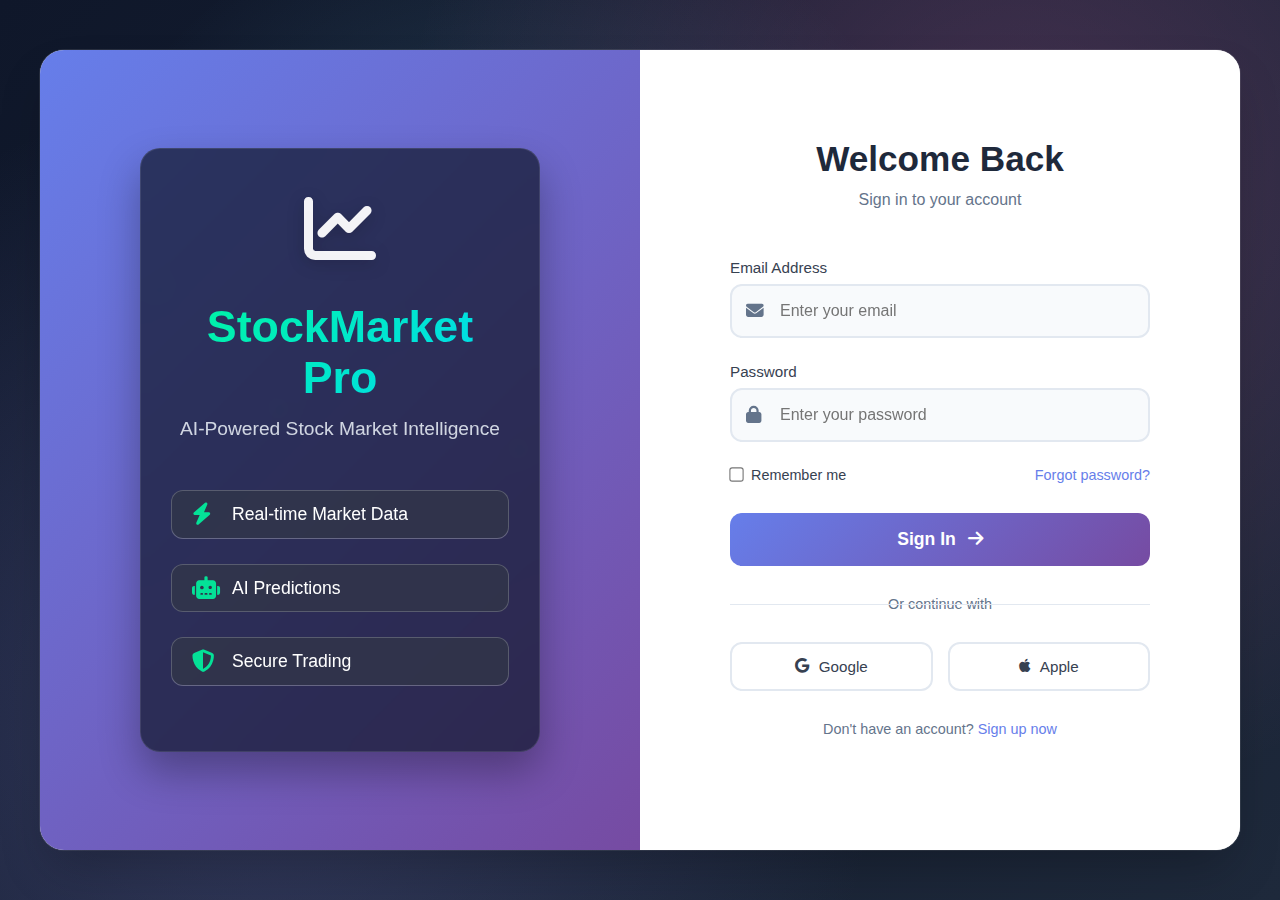
<file: login.html>
<!DOCTYPE html>
<html lang="en">
<head>
    <meta charset="UTF-8">
    <meta name="viewport" content="width=device-width, initial-scale=1.0">
    <title>TradeMaster Pro - Sign In</title>
    <link rel="stylesheet" href="https://cdnjs.cloudflare.com/ajax/libs/font-awesome/6.4.0/css/all.min.css">
    <style>
        /* Windows 11 Style Login - Perfect Fit */
        * {
            margin: 0;
            padding: 0;
            box-sizing: border-box;
        }

        html, body {
            height: 100%;
            overflow: hidden;
            font-family: 'Segoe UI', Tahoma, Geneva, Verdana, sans-serif;
        }

        .login-container {
            height: 100vh;
            background: linear-gradient(135deg, #0f172a 0%, #1e293b 100%);
            display: flex;
            align-items: center;
            justify-content: center;
            position: relative;
        }

        /* Background Effects */
        .login-container::before {
            content: '';
            position: absolute;
            top: 0;
            left: 0;
            right: 0;
            bottom: 0;
            background: 
                radial-gradient(circle at 20% 80%, rgba(120, 119, 198, 0.3) 0%, transparent 50%),
                radial-gradient(circle at 80% 20%, rgba(255, 119, 198, 0.2) 0%, transparent 50%),
                radial-gradient(circle at 40% 40%, rgba(120, 219, 255, 0.2) 0%, transparent 50%);
            pointer-events: none;
        }

        .login-wrapper {
            display: flex;
            width: 95%;
            max-width: 1200px;
            height: 95vh;
            max-height: 800px;
            background: rgba(255, 255, 255, 0.95);
            border-radius: 24px;
            overflow: hidden;
            box-shadow: 
                0 25px 50px -12px rgba(0, 0, 0, 0.25),
                0 0 0 1px rgba(255, 255, 255, 0.1);
            backdrop-filter: blur(20px);
            position: relative;
        }

        /* Left Side - Pure CSS Stock Market Theme */
        .login-left {
            flex: 1;
            background: 
                /* Base gradient */
                linear-gradient(135deg, #667eea 0%, #764ba2 100%),
                /* Stock chart grid */
                linear-gradient(90deg, rgba(255,255,255,0.1) 1px, transparent 1px),
                linear-gradient(0deg, rgba(255,255,255,0.1) 1px, transparent 1px),
                /* Green upward trend line */
                linear-gradient(160deg, 
                    transparent 20%, 
                    rgba(0, 245, 160, 0.6) 20%,
                    rgba(0, 245, 160, 0.6) 22%,
                    transparent 22%,
                    transparent 35%,
                    rgba(0, 245, 160, 0.6) 35%,
                    rgba(0, 245, 160, 0.6) 37%,
                    transparent 37%,
                    transparent 55%,
                    rgba(0, 245, 160, 0.6) 55%,
                    rgba(0, 245, 160, 0.6) 57%,
                    transparent 57%,
                    transparent 80%,
                    rgba(0, 245, 160, 0.6) 80%,
                    rgba(0, 245, 160, 0.6) 82%,
                    transparent 82%
                );
            background-size: 
                cover,
                50px 50px,
                50px 50px,
                cover;
            color: white;
            display: flex;
            align-items: center;
            justify-content: center;
            padding: 60px 40px;
            position: relative;
            overflow: hidden;
        }

        /* Add animated data points */
        .login-left::before {
            content: '';
            position: absolute;
            top: 0;
            left: 0;
            right: 0;
            bottom: 0;
            background: 
                radial-gradient(circle at 20% 30%, rgba(0, 245, 160, 0.8) 2px, transparent 3px),
                radial-gradient(circle at 40% 45%, rgba(0, 245, 160, 0.8) 2px, transparent 3px),
                radial-gradient(circle at 60% 35%, rgba(0, 245, 160, 0.8) 2px, transparent 3px),
                radial-gradient(circle at 80% 50%, rgba(0, 245, 160, 0.8) 2px, transparent 3px);
            animation: pulse 4s ease-in-out infinite;
            pointer-events: none;
        }

        @keyframes pulse {
            0%, 100% { opacity: 0.3; }
            50% { opacity: 0.8; }
        }

        .brand-section {
            text-align: center;
            position: relative;
            z-index: 2;
            width: 100%;
            max-width: 400px;
            background: rgba(15, 23, 42, 0.7);
            padding: 40px 30px;
            border-radius: 20px;
            backdrop-filter: blur(10px);
            border: 1px solid rgba(255, 255, 255, 0.1);
            box-shadow: 0 20px 40px rgba(0, 0, 0, 0.3);
        }

        .logo {
            font-size: 4.5rem;
            margin-bottom: 30px;
            color: rgba(255, 255, 255, 0.95);
            filter: drop-shadow(0 4px 8px rgba(0, 0, 0, 0.2));
        }

        .brand-section h1 {
            font-size: 2.8rem;
            margin-bottom: 15px;
            font-weight: 700;
            background: linear-gradient(135deg, #00f5a0 0%, #00d9f5 100%);
            -webkit-background-clip: text;
            -webkit-text-fill-color: transparent;
            background-clip: text;
        }

        .tagline {
            font-size: 1.2rem;
            opacity: 0.9;
            margin-bottom: 50px;
            font-weight: 300;
            color: #e2e8f0;
        }

        .features-list {
            text-align: left;
            width: 100%;
        }

        .feature-item {
            display: flex;
            align-items: center;
            margin-bottom: 25px;
            font-size: 1.1rem;
            padding: 12px 20px;
            background: rgba(255, 255, 255, 0.1);
            border-radius: 12px;
            backdrop-filter: blur(10px);
            border: 1px solid rgba(255, 255, 255, 0.2);
            transition: all 0.3s ease;
        }

        .feature-item:hover {
            background: rgba(255, 255, 255, 0.15);
            transform: translateX(8px);
            border-color: rgba(0, 245, 160, 0.5);
        }

        .feature-item i {
            margin-right: 15px;
            font-size: 1.4rem;
            width: 25px;
            opacity: 0.9;
            color: #00f5a0;
        }

        /* Right Side - Perfect Centering */
        .login-right {
            flex: 1;
            background: white;
            display: flex;
            align-items: center;
            justify-content: center;
            padding: 60px 40px;
            position: relative;
        }

        .login-card {
            width: 100%;
            max-width: 420px;
            margin: 0 auto;
        }

        .login-header {
            text-align: center;
            margin-bottom: 50px;
        }

        .login-header h2 {
            font-size: 2.2rem;
            color: #1e293b;
            margin-bottom: 12px;
            font-weight: 600;
        }

        .login-header p {
            color: #64748b;
            font-size: 1rem;
            font-weight: 400;
        }

        /* Form Styles */
        .form-group {
            margin-bottom: 25px;
        }

        .form-group label {
            display: block;
            margin-bottom: 8px;
            color: #374151;
            font-weight: 500;
            font-size: 0.95rem;
        }

        .input-with-icon {
            position: relative;
        }

        .input-with-icon i {
            position: absolute;
            left: 16px;
            top: 50%;
            transform: translateY(-50%);
            color: #64748b;
            font-size: 1.1rem;
        }

        .input-with-icon input {
            width: 100%;
            padding: 16px 16px 16px 48px;
            border: 2px solid #e2e8f0;
            border-radius: 12px;
            font-size: 1rem;
            transition: all 0.3s ease;
            background: #f8fafc;
            color: #1e293b;
        }

        .input-with-icon input:focus {
            border-color: #667eea;
            background: white;
            box-shadow: 0 0 0 3px rgba(102, 126, 234, 0.1);
            outline: none;
            transform: translateY(-1px);
        }

        .input-with-icon.focused i {
            color: #667eea;
        }

        .toggle-password {
            position: absolute;
            right: 16px;
            top: 50%;
            transform: translateY(-50%);
            background: none;
            border: none;
            color: #64748b;
            cursor: pointer;
            font-size: 1.1rem;
            transition: color 0.3s ease;
            padding: 4px;
        }

        .toggle-password:hover {
            color: #667eea;
            background: rgba(102, 126, 234, 0.1);
            border-radius: 6px;
        }

        /* Form Options */
        .form-options {
            display: flex;
            justify-content: space-between;
            align-items: center;
            margin-bottom: 30px;
        }

        .checkbox-container {
            display: flex;
            align-items: center;
            cursor: pointer;
            color: #374151;
            font-size: 0.9rem;
        }

        .checkbox-container input {
            margin-right: 8px;
            transform: scale(1.1);
        }

        .forgot-password {
            color: #667eea;
            text-decoration: none;
            font-size: 0.9rem;
            font-weight: 500;
            transition: color 0.3s ease;
        }

        .forgot-password:hover {
            color: #5a67d8;
            text-decoration: underline;
        }

        /* Login Button */
        .login-btn {
            width: 100%;
            padding: 16px;
            background: linear-gradient(135deg, #667eea 0%, #764ba2 100%);
            color: white;
            border: none;
            border-radius: 12px;
            font-size: 1.1rem;
            font-weight: 600;
            cursor: pointer;
            display: flex;
            align-items: center;
            justify-content: center;
            gap: 12px;
            transition: all 0.3s ease;
            margin-bottom: 30px;
        }

        .login-btn:hover {
            transform: translateY(-2px);
            box-shadow: 
                0 12px 24px rgba(102, 126, 234, 0.3),
                0 0 0 1px rgba(102, 126, 234, 0.1);
        }

        .login-btn:active {
            transform: translateY(0);
        }

        /* Divider */
        .divider {
            text-align: center;
            margin: 30px 0;
            position: relative;
            color: #64748b;
            font-size: 0.9rem;
        }

        .divider::before {
            content: '';
            position: absolute;
            top: 50%;
            left: 0;
            right: 0;
            height: 1px;
            background: #e2e8f0;
        }

        .divider span {
            background: white;
            padding: 0 20px;
        }

        /* Social Login */
        .social-login {
            display: grid;
            grid-template-columns: 1fr 1fr;
            gap: 15px;
            margin-bottom: 30px;
        }

        .social-btn {
            padding: 14px;
            border: 2px solid #e2e8f0;
            border-radius: 12px;
            background: white;
            cursor: pointer;
            display: flex;
            align-items: center;
            justify-content: center;
            gap: 10px;
            font-weight: 500;
            transition: all 0.3s ease;
            color: #374151;
            font-size: 0.95rem;
        }

        .social-btn:hover {
            border-color: #667eea;
            transform: translateY(-1px);
            box-shadow: 0 4px 12px rgba(0, 0, 0, 0.1);
        }

        /* Signup Link */
        .signup-link {
            text-align: center;
            color: #64748b;
            font-size: 0.9rem;
            margin-bottom: 25px;
        }

        .signup-link a {
            color: #667eea;
            text-decoration: none;
            font-weight: 500;
            transition: color 0.3s ease;
        }

        .signup-link a:hover {
            color: #5a67d8;
            text-decoration: underline;
        }

        /* Demo Credentials */
        .demo-credentials {
            margin-top: 30px;
            padding: 20px;
            background: #f8fafc;
            border-radius: 12px;
            border-left: 4px solid #667eea;
        }

        .demo-header {
            display: flex;
            align-items: center;
            gap: 10px;
            font-weight: 600;
            color: #1e293b;
            margin-bottom: 10px;
            font-size: 0.95rem;
        }

        .demo-header i {
            color: #667eea;
        }

        .demo-info {
            color: #64748b;
            font-size: 0.85rem;
            line-height: 1.5;
        }

        /* Alerts */
        .alert {
            padding: 14px 18px;
            border-radius: 10px;
            margin-bottom: 25px;
            display: flex;
            align-items: center;
            gap: 12px;
            font-size: 0.9rem;
        }

        .alert-error {
            background: #fef2f2;
            border: 1px solid #fecaca;
            color: #dc2626;
        }

        .alert-error i {
            color: #dc2626;
        }

        /* Mobile Responsive */
        @media (max-width: 1024px) {
            .login-wrapper {
                width: 98%;
                height: 98vh;
            }
            
            .login-left, .login-right {
                padding: 40px 30px;
            }
        }

        @media (max-width: 768px) {
            .login-wrapper {
                flex-direction: column;
                height: 100vh;
                max-height: none;
                border-radius: 0;
                width: 100%;
            }
            
            .login-left {
                display: none;
            }
            
            .login-right {
                padding: 40px 25px;
            }
            
            .login-card {
                max-width: 100%;
            }
            
            .social-login {
                grid-template-columns: 1fr;
            }
        }

        /* For very small screens */
        @media (max-height: 700px) {
            .login-wrapper {
                height: 100vh;
            }
            
            .login-left, .login-right {
                padding: 30px 25px;
            }
            
            .login-header {
                margin-bottom: 30px;
            }
            
            .form-group {
                margin-bottom: 20px;
            }
            
            .logo {
                font-size: 3.5rem;
                margin-bottom: 20px;
            }
            
            .brand-section h1 {
                font-size: 2.2rem;
            }
        }
    </style>
</head>
<body>
    <div class="login-container">
        <div class="login-wrapper">
            <!-- Left Side - Branding -->
            <div class="login-left">
                <div class="brand-section">
                    <div class="logo">
                        <i class="fas fa-chart-line"></i>
                    </div>
                    <h1>StockMarket Pro</h1>
                    <p class="tagline">AI-Powered Stock Market Intelligence</p>
                    
                    <div class="features-list">
                        <div class="feature-item">
                            <i class="fas fa-bolt"></i>
                            <span>Real-time Market Data</span>
                        </div>
                        <div class="feature-item">
                            <i class="fas fa-robot"></i>
                            <span>AI Predictions</span>
                        </div>
                        <div class="feature-item">
                            <i class="fas fa-shield-alt"></i>
                            <span>Secure Trading</span>
                        </div>
                    </div>
                </div>
            </div>
            
            <!-- Right Side - Login Form -->
            <div class="login-right">
                <div class="login-card">
                    <div class="login-header">
                        <h2>Welcome Back</h2>
                        <p>Sign in to your account</p>
                    </div>
                    
                    <form id="loginForm">
                        <div class="form-group">
                            <label for="email">Email Address</label>
                            <div class="input-with-icon">
                                <i class="fas fa-envelope"></i>
                                <input type="email" id="email" placeholder="Enter your email" required>
                            </div>
                        </div>
                        
                        <div class="form-group">
                            <label for="password">Password</label>
                            <div class="input-with-icon">
                                <i class="fas fa-lock"></i>
                                <input type="password" id="password" placeholder="Enter your password" required>
                                
                            </div>
                        </div>
                        
                        <div class="form-options">
                            <label class="checkbox-container">
                                <input type="checkbox" id="remember">
                                <span>Remember me</span>
                            </label>
                            <a href="#" class="forgot-password">Forgot password?</a>
                        </div>
                        
                        <button type="submit" class="login-btn">
                            <span>Sign In</span>
                            <i class="fas fa-arrow-right"></i>
                        </button>
                    </form>
                    
                    <div class="divider">
                        <span>Or continue with</span>
                    </div>
                    
                    <div class="social-login">
                        <button class="social-btn">
                            <i class="fab fa-google"></i>
                            <span>Google</span>
                        </button>
                        <button class="social-btn">
                            <i class="fab fa-apple"></i>
                            <span>Apple</span>
                        </button>
                    </div>
                    
                    <div class="signup-link">
                        Don't have an account? <a href="#">Sign up now</a>
                    </div>
                    
                    <!-- <div class="demo-credentials">
                        <div class="demo-header">
                            <i class="fas fa-key"></i>
                            <span>Demo Access</span>
                        </div>
                        <div class="demo-info">
                            Email: admin<br>
                            Password: password123
                        </div>
                    </div> -->
                </div>
            </div>
        </div>
    </div>

    <script>
        document.addEventListener('DOMContentLoaded', function() {
            // Toggle password visibility
            const togglePassword = document.querySelector('.toggle-password');
            const passwordInput = document.getElementById('password');
            
            togglePassword.addEventListener('click', function() {
                const type = passwordInput.getAttribute('type') === 'password' ? 'text' : 'password';
                passwordInput.setAttribute('type', type);
                
                // Toggle eye icon
                const icon = this.querySelector('i');
                icon.classList.toggle('fa-eye');
                icon.classList.toggle('fa-eye-slash');
            });
            
            // Form focus effects
            const inputs = document.querySelectorAll('input');
            inputs.forEach(input => {
                input.addEventListener('focus', function() {
                    this.parentElement.classList.add('focused');
                });
                
                input.addEventListener('blur', function() {
                    if (!this.value) {
                        this.parentElement.classList.remove('focused');
                    }
                });
            });
            
            // Form submission
            const loginForm = document.getElementById('loginForm');
            loginForm.addEventListener('submit', function(e) {
                e.preventDefault();
                
                const email = document.getElementById('email').value;
                const password = document.getElementById('password').value;
                
                // Simple validation
                if (!email || !password) {
                    alert('Please fill in all fields');
                    return;
                }
                
                // Demo login check
                if (email === 'admin' && password === 'password123') {
                    alert('Login successful! Welcome to TradeMaster Pro.');
                    // In a real app, you would redirect to dashboard
                } else {
                    alert('Invalid credentials. Try the demo credentials.');
                }
            });
        });
    </script>
</body>
</html>
</file>
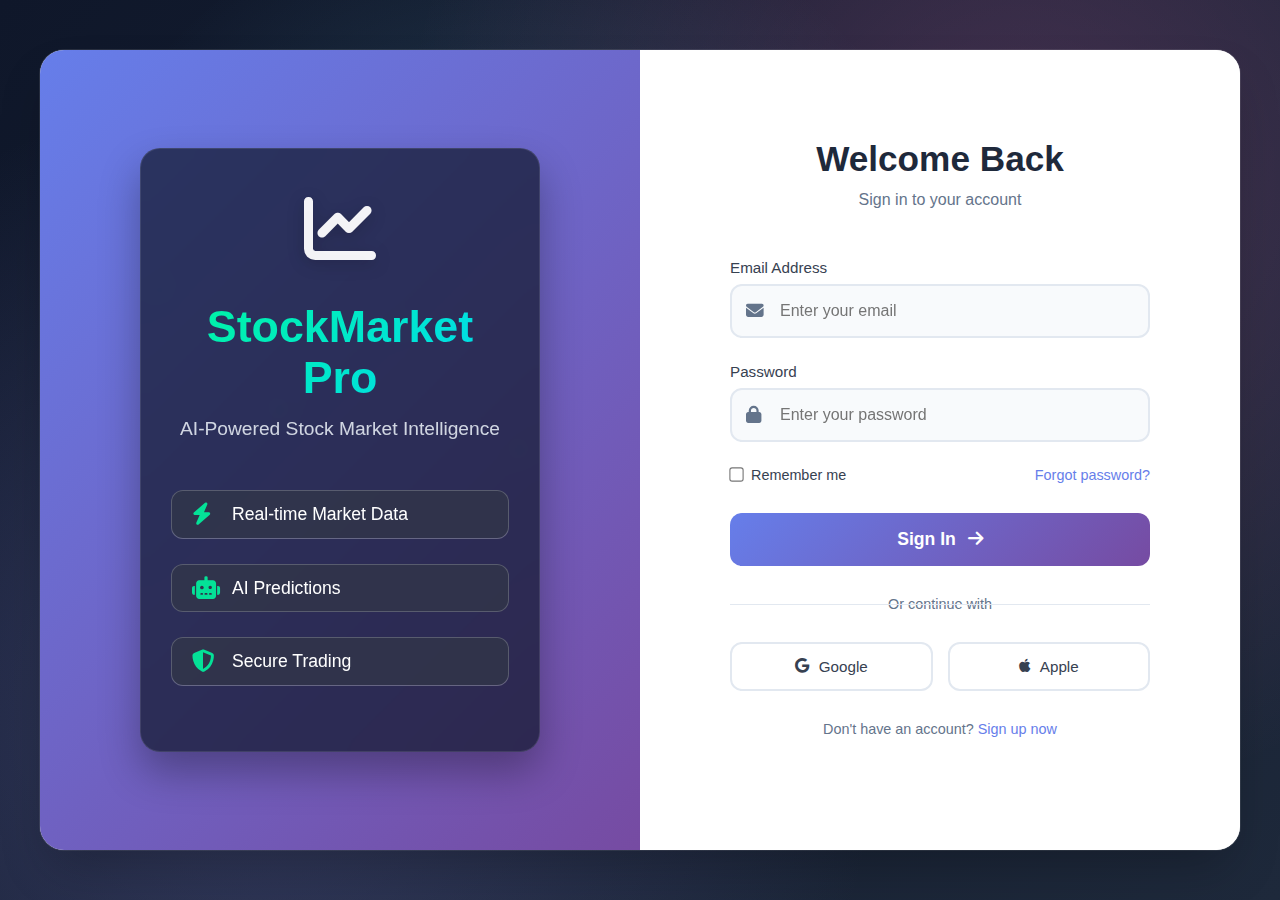
<file: templates/login.html>
<!DOCTYPE html>
<html lang="en">
<head>
    <meta charset="UTF-8">
    <meta name="viewport" content="width=device-width, initial-scale=1.0">
    <title>TradeMaster Pro - Sign In</title>
    <link rel="stylesheet" href="https://cdnjs.cloudflare.com/ajax/libs/font-awesome/6.4.0/css/all.min.css">
    <style>
        /* Windows 11 Style Login - Perfect Fit */
        * {
            margin: 0;
            padding: 0;
            box-sizing: border-box;
        }

        html, body {
            height: 100%;
            overflow: hidden;
            font-family: 'Segoe UI', Tahoma, Geneva, Verdana, sans-serif;
        }

        .login-container {
            height: 100vh;
            background: linear-gradient(135deg, #0f172a 0%, #1e293b 100%);
            display: flex;
            align-items: center;
            justify-content: center;
            position: relative;
        }

        /* Background Effects */
        .login-container::before {
            content: '';
            position: absolute;
            top: 0;
            left: 0;
            right: 0;
            bottom: 0;
            background: 
                radial-gradient(circle at 20% 80%, rgba(120, 119, 198, 0.3) 0%, transparent 50%),
                radial-gradient(circle at 80% 20%, rgba(255, 119, 198, 0.2) 0%, transparent 50%),
                radial-gradient(circle at 40% 40%, rgba(120, 219, 255, 0.2) 0%, transparent 50%);
            pointer-events: none;
        }

        .login-wrapper {
            display: flex;
            width: 95%;
            max-width: 1200px;
            height: 95vh;
            max-height: 800px;
            background: rgba(255, 255, 255, 0.95);
            border-radius: 24px;
            overflow: hidden;
            box-shadow: 
                0 25px 50px -12px rgba(0, 0, 0, 0.25),
                0 0 0 1px rgba(255, 255, 255, 0.1);
            backdrop-filter: blur(20px);
            position: relative;
        }

        /* Left Side - Pure CSS Stock Market Theme */
        .login-left {
            flex: 1;
            background: 
                /* Base gradient */
                linear-gradient(135deg, #667eea 0%, #764ba2 100%),
                /* Stock chart grid */
                linear-gradient(90deg, rgba(255,255,255,0.1) 1px, transparent 1px),
                linear-gradient(0deg, rgba(255,255,255,0.1) 1px, transparent 1px),
                /* Green upward trend line */
                linear-gradient(160deg, 
                    transparent 20%, 
                    rgba(0, 245, 160, 0.6) 20%,
                    rgba(0, 245, 160, 0.6) 22%,
                    transparent 22%,
                    transparent 35%,
                    rgba(0, 245, 160, 0.6) 35%,
                    rgba(0, 245, 160, 0.6) 37%,
                    transparent 37%,
                    transparent 55%,
                    rgba(0, 245, 160, 0.6) 55%,
                    rgba(0, 245, 160, 0.6) 57%,
                    transparent 57%,
                    transparent 80%,
                    rgba(0, 245, 160, 0.6) 80%,
                    rgba(0, 245, 160, 0.6) 82%,
                    transparent 82%
                );
            background-size: 
                cover,
                50px 50px,
                50px 50px,
                cover;
            color: white;
            display: flex;
            align-items: center;
            justify-content: center;
            padding: 60px 40px;
            position: relative;
            overflow: hidden;
        }

        /* Add animated data points */
        .login-left::before {
            content: '';
            position: absolute;
            top: 0;
            left: 0;
            right: 0;
            bottom: 0;
            background: 
                radial-gradient(circle at 20% 30%, rgba(0, 245, 160, 0.8) 2px, transparent 3px),
                radial-gradient(circle at 40% 45%, rgba(0, 245, 160, 0.8) 2px, transparent 3px),
                radial-gradient(circle at 60% 35%, rgba(0, 245, 160, 0.8) 2px, transparent 3px),
                radial-gradient(circle at 80% 50%, rgba(0, 245, 160, 0.8) 2px, transparent 3px);
            animation: pulse 4s ease-in-out infinite;
            pointer-events: none;
        }

        @keyframes pulse {
            0%, 100% { opacity: 0.3; }
            50% { opacity: 0.8; }
        }

        .brand-section {
            text-align: center;
            position: relative;
            z-index: 2;
            width: 100%;
            max-width: 400px;
            background: rgba(15, 23, 42, 0.7);
            padding: 40px 30px;
            border-radius: 20px;
            backdrop-filter: blur(10px);
            border: 1px solid rgba(255, 255, 255, 0.1);
            box-shadow: 0 20px 40px rgba(0, 0, 0, 0.3);
        }

        .logo {
            font-size: 4.5rem;
            margin-bottom: 30px;
            color: rgba(255, 255, 255, 0.95);
            filter: drop-shadow(0 4px 8px rgba(0, 0, 0, 0.2));
        }

        .brand-section h1 {
            font-size: 2.8rem;
            margin-bottom: 15px;
            font-weight: 700;
            background: linear-gradient(135deg, #00f5a0 0%, #00d9f5 100%);
            -webkit-background-clip: text;
            -webkit-text-fill-color: transparent;
            background-clip: text;
        }

        .tagline {
            font-size: 1.2rem;
            opacity: 0.9;
            margin-bottom: 50px;
            font-weight: 300;
            color: #e2e8f0;
        }

        .features-list {
            text-align: left;
            width: 100%;
        }

        .feature-item {
            display: flex;
            align-items: center;
            margin-bottom: 25px;
            font-size: 1.1rem;
            padding: 12px 20px;
            background: rgba(255, 255, 255, 0.1);
            border-radius: 12px;
            backdrop-filter: blur(10px);
            border: 1px solid rgba(255, 255, 255, 0.2);
            transition: all 0.3s ease;
        }

        .feature-item:hover {
            background: rgba(255, 255, 255, 0.15);
            transform: translateX(8px);
            border-color: rgba(0, 245, 160, 0.5);
        }

        .feature-item i {
            margin-right: 15px;
            font-size: 1.4rem;
            width: 25px;
            opacity: 0.9;
            color: #00f5a0;
        }

        /* Right Side - Perfect Centering */
        .login-right {
            flex: 1;
            background: white;
            display: flex;
            align-items: center;
            justify-content: center;
            padding: 60px 40px;
            position: relative;
        }

        .login-card {
            width: 100%;
            max-width: 420px;
            margin: 0 auto;
        }

        .login-header {
            text-align: center;
            margin-bottom: 50px;
        }

        .login-header h2 {
            font-size: 2.2rem;
            color: #1e293b;
            margin-bottom: 12px;
            font-weight: 600;
        }

        .login-header p {
            color: #64748b;
            font-size: 1rem;
            font-weight: 400;
        }

        /* Form Styles */
        .form-group {
            margin-bottom: 25px;
        }

        .form-group label {
            display: block;
            margin-bottom: 8px;
            color: #374151;
            font-weight: 500;
            font-size: 0.95rem;
        }

        .input-with-icon {
            position: relative;
        }

        .input-with-icon i {
            position: absolute;
            left: 16px;
            top: 50%;
            transform: translateY(-50%);
            color: #64748b;
            font-size: 1.1rem;
        }

        .input-with-icon input {
            width: 100%;
            padding: 16px 16px 16px 48px;
            border: 2px solid #e2e8f0;
            border-radius: 12px;
            font-size: 1rem;
            transition: all 0.3s ease;
            background: #f8fafc;
            color: #1e293b;
        }

        .input-with-icon input:focus {
            border-color: #667eea;
            background: white;
            box-shadow: 0 0 0 3px rgba(102, 126, 234, 0.1);
            outline: none;
            transform: translateY(-1px);
        }

        .input-with-icon.focused i {
            color: #667eea;
        }

        .toggle-password {
            position: absolute;
            right: 16px;
            top: 50%;
            transform: translateY(-50%);
            background: none;
            border: none;
            color: #64748b;
            cursor: pointer;
            font-size: 1.1rem;
            transition: color 0.3s ease;
            padding: 4px;
        }

        .toggle-password:hover {
            color: #667eea;
            background: rgba(102, 126, 234, 0.1);
            border-radius: 6px;
        }

        /* Form Options */
        .form-options {
            display: flex;
            justify-content: space-between;
            align-items: center;
            margin-bottom: 30px;
        }

        .checkbox-container {
            display: flex;
            align-items: center;
            cursor: pointer;
            color: #374151;
            font-size: 0.9rem;
        }

        .checkbox-container input {
            margin-right: 8px;
            transform: scale(1.1);
        }

        .forgot-password {
            color: #667eea;
            text-decoration: none;
            font-size: 0.9rem;
            font-weight: 500;
            transition: color 0.3s ease;
        }

        .forgot-password:hover {
            color: #5a67d8;
            text-decoration: underline;
        }

        /* Login Button */
        .login-btn {
            width: 100%;
            padding: 16px;
            background: linear-gradient(135deg, #667eea 0%, #764ba2 100%);
            color: white;
            border: none;
            border-radius: 12px;
            font-size: 1.1rem;
            font-weight: 600;
            cursor: pointer;
            display: flex;
            align-items: center;
            justify-content: center;
            gap: 12px;
            transition: all 0.3s ease;
            margin-bottom: 30px;
        }

        .login-btn:hover {
            transform: translateY(-2px);
            box-shadow: 
                0 12px 24px rgba(102, 126, 234, 0.3),
                0 0 0 1px rgba(102, 126, 234, 0.1);
        }

        .login-btn:active {
            transform: translateY(0);
        }

        /* Divider */
        .divider {
            text-align: center;
            margin: 30px 0;
            position: relative;
            color: #64748b;
            font-size: 0.9rem;
        }

        .divider::before {
            content: '';
            position: absolute;
            top: 50%;
            left: 0;
            right: 0;
            height: 1px;
            background: #e2e8f0;
        }

        .divider span {
            background: white;
            padding: 0 20px;
        }

        /* Social Login */
        .social-login {
            display: grid;
            grid-template-columns: 1fr 1fr;
            gap: 15px;
            margin-bottom: 30px;
        }

        .social-btn {
            padding: 14px;
            border: 2px solid #e2e8f0;
            border-radius: 12px;
            background: white;
            cursor: pointer;
            display: flex;
            align-items: center;
            justify-content: center;
            gap: 10px;
            font-weight: 500;
            transition: all 0.3s ease;
            color: #374151;
            font-size: 0.95rem;
        }

        .social-btn:hover {
            border-color: #667eea;
            transform: translateY(-1px);
            box-shadow: 0 4px 12px rgba(0, 0, 0, 0.1);
        }

        /* Signup Link */
        .signup-link {
            text-align: center;
            color: #64748b;
            font-size: 0.9rem;
            margin-bottom: 25px;
        }

        .signup-link a {
            color: #667eea;
            text-decoration: none;
            font-weight: 500;
            transition: color 0.3s ease;
        }

        .signup-link a:hover {
            color: #5a67d8;
            text-decoration: underline;
        }

        /* Demo Credentials */
        .demo-credentials {
            margin-top: 30px;
            padding: 20px;
            background: #f8fafc;
            border-radius: 12px;
            border-left: 4px solid #667eea;
        }

        .demo-header {
            display: flex;
            align-items: center;
            gap: 10px;
            font-weight: 600;
            color: #1e293b;
            margin-bottom: 10px;
            font-size: 0.95rem;
        }

        .demo-header i {
            color: #667eea;
        }

        .demo-info {
            color: #64748b;
            font-size: 0.85rem;
            line-height: 1.5;
        }

        /* Alerts */
        .alert {
            padding: 14px 18px;
            border-radius: 10px;
            margin-bottom: 25px;
            display: flex;
            align-items: center;
            gap: 12px;
            font-size: 0.9rem;
        }

        .alert-error {
            background: #fef2f2;
            border: 1px solid #fecaca;
            color: #dc2626;
        }

        .alert-error i {
            color: #dc2626;
        }

        /* Mobile Responsive */
        @media (max-width: 1024px) {
            .login-wrapper {
                width: 98%;
                height: 98vh;
            }
            
            .login-left, .login-right {
                padding: 40px 30px;
            }
        }

        @media (max-width: 768px) {
            .login-wrapper {
                flex-direction: column;
                height: 100vh;
                max-height: none;
                border-radius: 0;
                width: 100%;
            }
            
            .login-left {
                display: none;
            }
            
            .login-right {
                padding: 40px 25px;
            }
            
            .login-card {
                max-width: 100%;
            }
            
            .social-login {
                grid-template-columns: 1fr;
            }
        }

        /* For very small screens */
        @media (max-height: 700px) {
            .login-wrapper {
                height: 100vh;
            }
            
            .login-left, .login-right {
                padding: 30px 25px;
            }
            
            .login-header {
                margin-bottom: 30px;
            }
            
            .form-group {
                margin-bottom: 20px;
            }
            
            .logo {
                font-size: 3.5rem;
                margin-bottom: 20px;
            }
            
            .brand-section h1 {
                font-size: 2.2rem;
            }
        }
    </style>
</head>
<body>
    <div class="login-container">
        <div class="login-wrapper">
            <!-- Left Side - Branding -->
            <div class="login-left">
                <div class="brand-section">
                    <div class="logo">
                        <i class="fas fa-chart-line"></i>
                    </div>
                    <h1>StockMarket Pro</h1>
                    <p class="tagline">AI-Powered Stock Market Intelligence</p>
                    
                    <div class="features-list">
                        <div class="feature-item">
                            <i class="fas fa-bolt"></i>
                            <span>Real-time Market Data</span>
                        </div>
                        <div class="feature-item">
                            <i class="fas fa-robot"></i>
                            <span>AI Predictions</span>
                        </div>
                        <div class="feature-item">
                            <i class="fas fa-shield-alt"></i>
                            <span>Secure Trading</span>
                        </div>
                    </div>
                </div>
            </div>
            
            <!-- Right Side - Login Form -->
            <div class="login-right">
                <div class="login-card">
                    <div class="login-header">
                        <h2>Welcome Back</h2>
                        <p>Sign in to your account</p>
                    </div>
                    
                    <form id="loginForm">
                        <div class="form-group">
                            <label for="email">Email Address</label>
                            <div class="input-with-icon">
                                <i class="fas fa-envelope"></i>
                                <input type="email" id="email" placeholder="Enter your email" required>
                            </div>
                        </div>
                        
                        <div class="form-group">
                            <label for="password">Password</label>
                            <div class="input-with-icon">
                                <i class="fas fa-lock"></i>
                                <input type="password" id="password" placeholder="Enter your password" required>
                                
                            </div>
                        </div>
                        
                        <div class="form-options">
                            <label class="checkbox-container">
                                <input type="checkbox" id="remember">
                                <span>Remember me</span>
                            </label>
                            <a href="#" class="forgot-password">Forgot password?</a>
                        </div>
                        
                        <button type="submit" class="login-btn">
                            <span>Sign In</span>
                            <i class="fas fa-arrow-right"></i>
                        </button>
                    </form>
                    
                    <div class="divider">
                        <span>Or continue with</span>
                    </div>
                    
                    <div class="social-login">
                        <button class="social-btn">
                            <i class="fab fa-google"></i>
                            <span>Google</span>
                        </button>
                        <button class="social-btn">
                            <i class="fab fa-apple"></i>
                            <span>Apple</span>
                        </button>
                    </div>
                    
                    <div class="signup-link">
                        Don't have an account? <a href="#">Sign up now</a>
                    </div>
                    
                    <!-- <div class="demo-credentials">
                        <div class="demo-header">
                            <i class="fas fa-key"></i>
                            <span>Demo Access</span>
                        </div>
                        <div class="demo-info">
                            Email: admin<br>
                            Password: password123
                        </div>
                    </div> -->
                </div>
            </div>
        </div>
    </div>

    <script>
        document.addEventListener('DOMContentLoaded', function() {
            // Toggle password visibility
            const togglePassword = document.querySelector('.toggle-password');
            const passwordInput = document.getElementById('password');
            
            togglePassword.addEventListener('click', function() {
                const type = passwordInput.getAttribute('type') === 'password' ? 'text' : 'password';
                passwordInput.setAttribute('type', type);
                
                // Toggle eye icon
                const icon = this.querySelector('i');
                icon.classList.toggle('fa-eye');
                icon.classList.toggle('fa-eye-slash');
            });
            
            // Form focus effects
            const inputs = document.querySelectorAll('input');
            inputs.forEach(input => {
                input.addEventListener('focus', function() {
                    this.parentElement.classList.add('focused');
                });
                
                input.addEventListener('blur', function() {
                    if (!this.value) {
                        this.parentElement.classList.remove('focused');
                    }
                });
            });
            
            // Form submission
            const loginForm = document.getElementById('loginForm');
            loginForm.addEventListener('submit', function(e) {
                e.preventDefault();
                
                const email = document.getElementById('email').value;
                const password = document.getElementById('password').value;
                
                // Simple validation
                if (!email || !password) {
                    alert('Please fill in all fields');
                    return;
                }
                
                // Demo login check
                if (email === 'admin' && password === 'password123') {
                    alert('Login successful! Welcome to TradeMaster Pro.');
                    // In a real app, you would redirect to dashboard
                } else {
                    alert('Invalid credentials. Try the demo credentials.');
                }
            });
        });
    </script>
</body>
</html>
</file>
